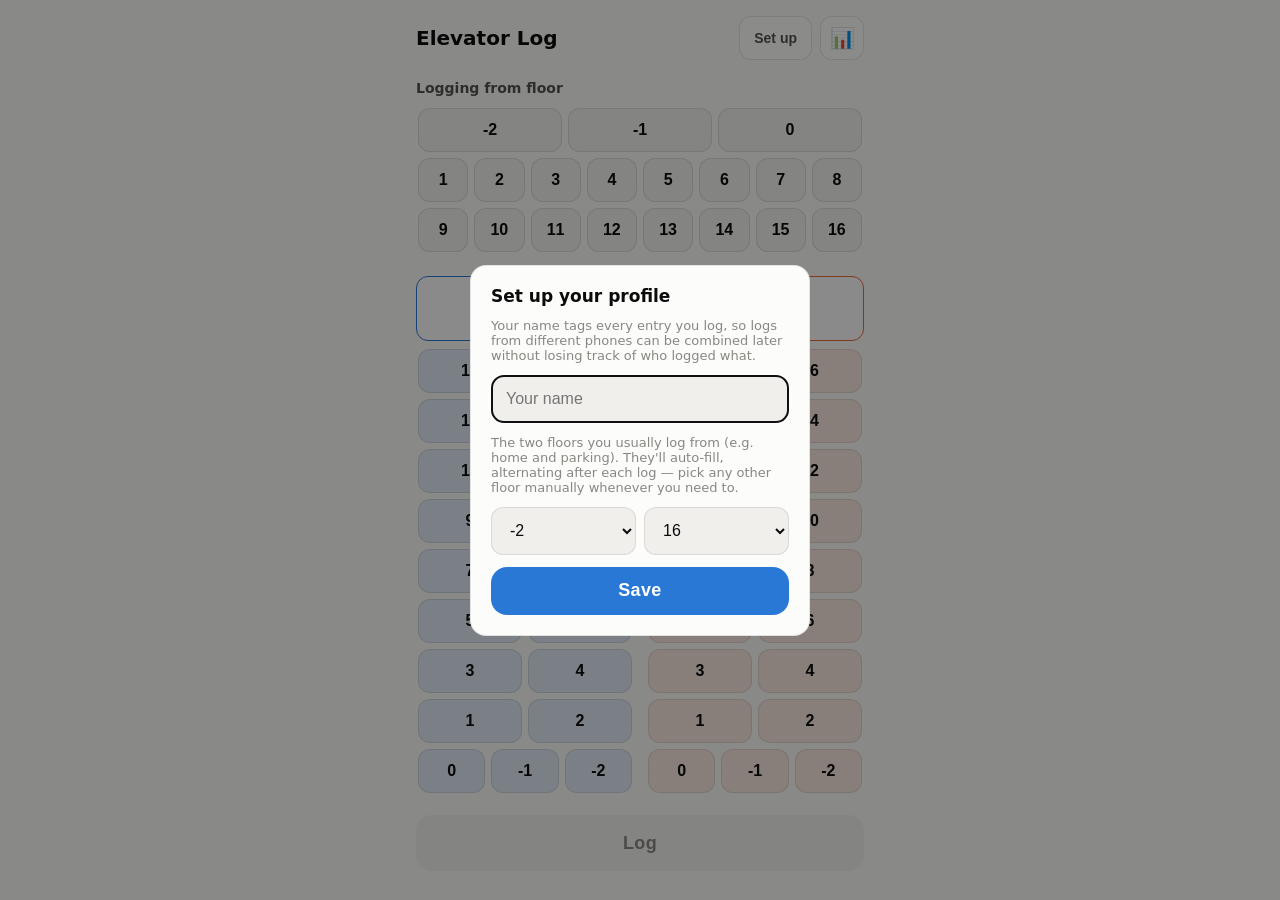
<file: index.html>
<!doctype html>
<html lang="en">
<head>
  <meta charset="utf-8">
  <meta name="viewport" content="width=device-width, initial-scale=1, viewport-fit=cover">
  <meta name="theme-color" content="#2a78d6">
  <title>Elevator Log</title>
  <link rel="manifest" href="manifest.json">
  <link rel="apple-touch-icon" href="icons/icon-192.png">
  <link rel="icon" href="icons/icon-192.png">
  <link rel="stylesheet" href="css/style.css">
</head>
<body>
  <div class="page log-page">
    <header class="topbar">
      <h1>Elevator Log</h1>
      <div class="topbar-actions">
        <button class="user-chip" id="userChip" type="button" aria-label="Edit your name and default floors"></button>
        <a class="icon-btn" href="analysis.html" aria-label="Analysis">📊</a>
      </div>
    </header>

    <section class="field-group">
      <div class="field-label"><span>Logging from floor</span></div>
      <div class="floor-picker-grid" id="floorStrip"></div>
    </section>

    <section class="elevator-columns">
      <div class="elevator-col small">
        <div class="elevator-col-header">
          <span class="name">Small</span>
          <span class="current-val" id="valSmall">–</span>
        </div>
        <div class="floor-grid" id="stripSmall"></div>
      </div>
      <div class="elevator-col large">
        <div class="elevator-col-header">
          <span class="name">Large</span>
          <span class="current-val" id="valLarge">–</span>
        </div>
        <div class="floor-grid" id="stripLarge"></div>
      </div>
    </section>

    <button class="log-btn" id="logBtn" disabled>Log</button>
  </div>
  <div class="toast" id="toast" hidden></div>

  <div class="modal-backdrop" id="setupModal" hidden>
    <div class="modal-card">
      <h2>Set up your profile</h2>
      <p class="subtitle">Your name tags every entry you log, so logs from different phones can be combined later without losing track of who logged what.</p>
      <input type="text" id="nameInput" placeholder="Your name" maxlength="40" autocomplete="off">

      <p class="subtitle">The two floors you usually log from (e.g. home and parking). They'll auto-fill, alternating after each log — pick any other floor manually whenever you need to.</p>
      <div class="setup-floor-row">
        <select id="floorASelect" aria-label="First usual floor"></select>
        <select id="floorBSelect" aria-label="Second usual floor"></select>
      </div>

      <p class="modal-error" id="setupError" hidden>Enter a name and pick two different floors.</p>
      <button class="log-btn" id="setupSaveBtn" type="button">Save</button>
    </div>
  </div>

  <script src="js/db.js"></script>
  <script src="js/app.js"></script>
</body>
</html>
</file>
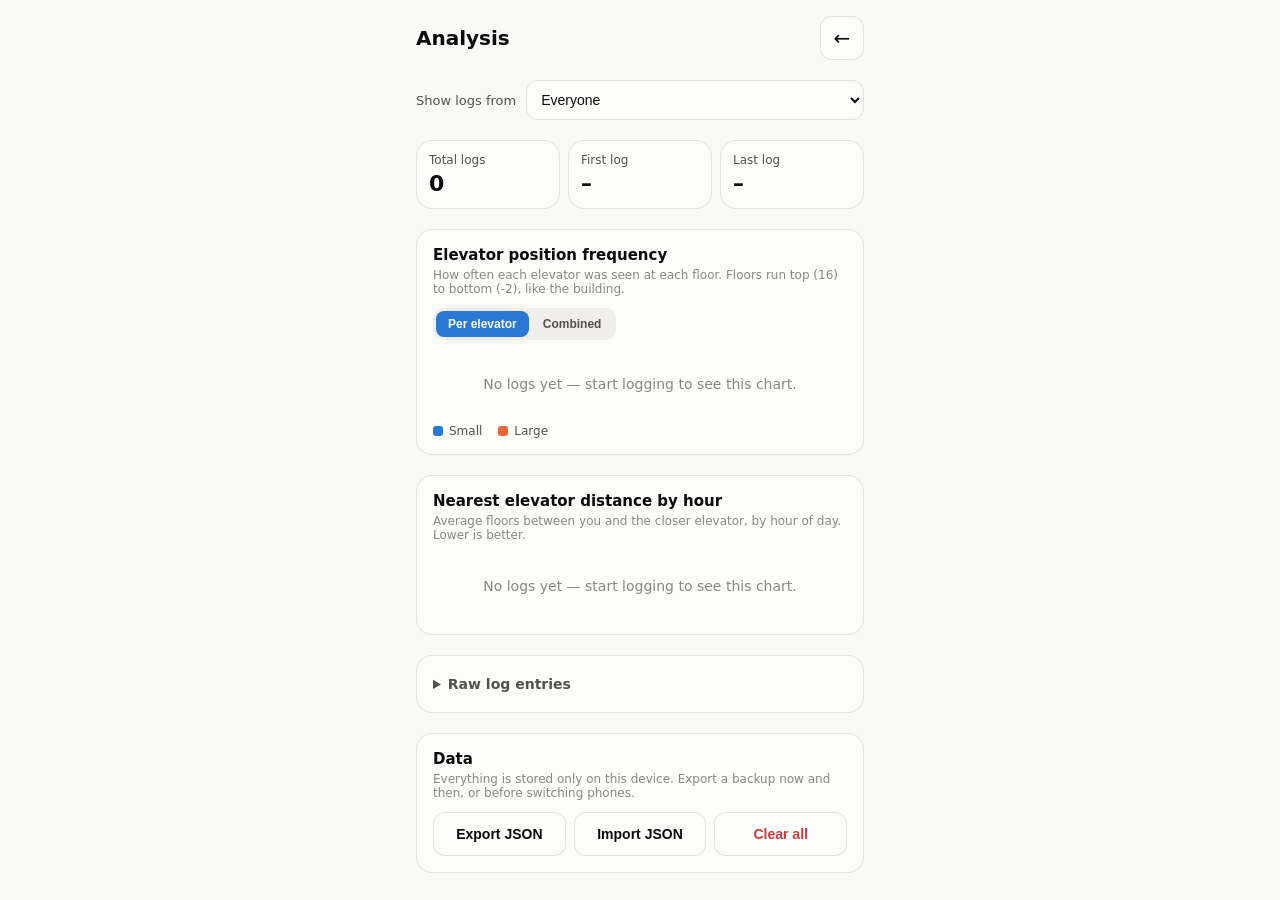
<file: analysis.html>
<!doctype html>
<html lang="en">
<head>
  <meta charset="utf-8">
  <meta name="viewport" content="width=device-width, initial-scale=1, viewport-fit=cover">
  <meta name="theme-color" content="#2a78d6">
  <title>Elevator Log — Analysis</title>
  <link rel="manifest" href="manifest.json">
  <link rel="apple-touch-icon" href="icons/icon-192.png">
  <link rel="icon" href="icons/icon-192.png">
  <link rel="stylesheet" href="css/style.css">
</head>
<body>
  <div class="page">
    <header class="topbar">
      <h1>Analysis</h1>
      <a class="icon-btn" href="index.html" aria-label="Back to log">←</a>
    </header>

    <section class="filter-row" id="userFilterRow">
      <label for="userFilter">Show logs from</label>
      <select id="userFilter"></select>
    </section>

    <section class="stat-row">
      <div class="stat-tile">
        <div class="label">Total logs</div>
        <div class="value" id="statTotal">–</div>
      </div>
      <div class="stat-tile">
        <div class="label">First log</div>
        <div class="value" id="statFirst">–</div>
      </div>
      <div class="stat-tile">
        <div class="label">Last log</div>
        <div class="value" id="statLast">–</div>
      </div>
    </section>

    <section class="card">
      <h2>Elevator position frequency</h2>
      <p class="subtitle">How often each elevator was seen at each floor. Floors run top (16) to bottom (-2), like the building.</p>
      <div class="segmented" id="freqModeToggle" role="group" aria-label="Frequency view">
        <button type="button" class="segmented-btn is-active" id="freqModePerElevator" data-mode="perElevator" aria-pressed="true">Per elevator</button>
        <button type="button" class="segmented-btn" id="freqModeAggregated" data-mode="aggregated" aria-pressed="false">Combined</button>
      </div>
      <div id="freqChart"></div>
      <div class="empty-state" id="freqEmpty" hidden>No logs yet — start logging to see this chart.</div>
      <div class="legend" id="freqLegend">
        <span class="legend-item"><span class="legend-swatch" style="background:var(--series-a)"></span>Small</span>
        <span class="legend-item"><span class="legend-swatch" style="background:var(--series-b)"></span>Large</span>
      </div>
    </section>

    <section class="card">
      <h2>Nearest elevator distance by hour</h2>
      <p class="subtitle">Average floors between you and the closer elevator, by hour of day. Lower is better.</p>
      <div id="hourChart"></div>
      <div class="empty-state" id="hourEmpty" hidden>No logs yet — start logging to see this chart.</div>
    </section>

    <section class="card">
      <details class="table-details">
        <summary>Raw log entries</summary>
        <div class="table-scroll">
          <table class="log-table">
            <thead>
              <tr><th>When</th><th>By</th><th>Floor</th><th>Small</th><th>Large</th><th></th></tr>
            </thead>
            <tbody id="logTableBody"></tbody>
          </table>
        </div>
        <div class="empty-state" id="tableEmpty" hidden>No logs yet.</div>
      </details>
    </section>

    <section class="card">
      <h2>Data</h2>
      <p class="subtitle">Everything is stored only on this device. Export a backup now and then, or before switching phones.</p>
      <div class="actions-row">
        <button class="btn-secondary" id="exportBtn">Export JSON</button>
        <button class="btn-secondary" id="importBtn">Import JSON</button>
        <button class="btn-secondary" id="clearBtn" style="color:var(--danger)">Clear all</button>
      </div>
      <input type="file" id="importInput" accept="application/json" hidden>
    </section>
  </div>

  <script src="js/db.js"></script>
  <script src="js/charts.js"></script>
  <script src="js/analysis.js"></script>
</body>
</html>
</file>
<file: css/style.css>
:root {
  color-scheme: light;
  --page: #f9f9f7;
  --surface: #fcfcfb;
  --text-primary: #0b0b0b;
  --text-secondary: #52514e;
  --text-muted: #898781;
  --gridline: #e1e0d9;
  --baseline: #c3c2b7;
  --border: rgba(11, 11, 11, 0.10);
  --accent: #2a78d6;
  --accent-ink: #ffffff;
  --series-a: #2a78d6;
  --series-b: #eb6834;
  --tint-a: rgba(42, 120, 214, 0.12);
  --tint-b: rgba(235, 104, 52, 0.12);
  --danger: #d03b3b;
  --chip-bg: #f0efec;
}

@media (prefers-color-scheme: dark) {
  :root {
    color-scheme: dark;
    --page: #0d0d0d;
    --surface: #1a1a19;
    --text-primary: #ffffff;
    --text-secondary: #c3c2b7;
    --text-muted: #898781;
    --gridline: #2c2c2a;
    --baseline: #383835;
    --border: rgba(255, 255, 255, 0.10);
    --accent: #3987e5;
    --accent-ink: #ffffff;
    --series-a: #3987e5;
    --series-b: #d95926;
    --tint-a: rgba(57, 135, 229, 0.18);
    --tint-b: rgba(217, 89, 38, 0.20);
    --danger: #e66767;
    --chip-bg: #242423;
  }
}

* { box-sizing: border-box; }

html, body {
  margin: 0;
  padding: 0;
  background: var(--page);
  color: var(--text-primary);
  font-family: system-ui, -apple-system, "Segoe UI", sans-serif;
  -webkit-tap-highlight-color: transparent;
}

body {
  min-height: 100vh;
  padding-bottom: env(safe-area-inset-bottom, 0);
}

a { color: inherit; }

.page {
  max-width: 480px;
  margin: 0 auto;
  padding: 16px 16px 24px;
  display: flex;
  flex-direction: column;
  gap: 20px;
}

.topbar {
  display: flex;
  align-items: center;
  justify-content: space-between;
  padding-top: env(safe-area-inset-top, 0);
}

.topbar h1 {
  font-size: 20px;
  margin: 0;
}

.icon-btn {
  display: inline-flex;
  align-items: center;
  justify-content: center;
  width: 44px;
  height: 44px;
  border-radius: 12px;
  background: var(--surface);
  border: 1px solid var(--border);
  text-decoration: none;
  font-size: 20px;
}

.topbar-actions {
  display: flex;
  align-items: center;
  gap: 8px;
}

.user-chip {
  height: 44px;
  padding: 0 14px;
  border-radius: 12px;
  background: var(--surface);
  border: 1px solid var(--border);
  color: var(--text-secondary);
  font-size: 14px;
  font-weight: 600;
  max-width: 120px;
  overflow: hidden;
  text-overflow: ellipsis;
  white-space: nowrap;
}

.modal-backdrop {
  position: fixed;
  inset: 0;
  background: rgba(0, 0, 0, 0.45);
  display: flex;
  align-items: center;
  justify-content: center;
  padding: 24px;
  z-index: 20;
}

.modal-backdrop[hidden] {
  display: none;
}

.modal-card {
  width: 100%;
  max-width: 340px;
  background: var(--surface);
  border: 1px solid var(--border);
  border-radius: 16px;
  padding: 20px;
  display: flex;
  flex-direction: column;
  gap: 12px;
}

.modal-card h2 {
  margin: 0;
  font-size: 17px;
}

.modal-card .subtitle {
  margin: 0;
  font-size: 13px;
  color: var(--text-muted);
}

.modal-card input,
.modal-card select {
  height: 48px;
  border-radius: 12px;
  border: 1px solid var(--border);
  background: var(--chip-bg);
  color: var(--text-primary);
  font-size: 16px;
  padding: 0 14px;
}

.setup-floor-row {
  display: flex;
  gap: 8px;
}

.setup-floor-row select {
  flex: 1;
  min-width: 0;
}

.modal-error {
  margin: 0;
  font-size: 13px;
  color: var(--danger);
}

.modal-card .log-btn {
  position: static;
  height: 48px;
}

.field-group {
  display: flex;
  flex-direction: column;
  gap: 8px;
}

.field-label {
  display: flex;
  align-items: center;
  justify-content: space-between;
  font-size: 14px;
  font-weight: 600;
  color: var(--text-secondary);
}

.current-val {
  font-size: 20px;
  font-weight: 700;
  color: var(--text-primary);
  min-width: 28px;
  text-align: right;
}

.floor-picker-grid {
  display: grid;
  grid-template-columns: repeat(24, 1fr);
  gap: 6px;
  padding: 4px 2px;
}

.floor-picker-grid .chip {
  min-width: 0;
  height: 44px;
  padding: 0 4px;
}

.fp-span-8 { grid-column: span 8; }
.fp-span-3 { grid-column: span 3; }

.elevator-columns {
  display: flex;
  gap: 12px;
}

.elevator-col {
  flex: 1;
  min-width: 0;
  display: flex;
  flex-direction: column;
  align-items: stretch;
  gap: 6px;
}

.elevator-col-header {
  display: flex;
  flex-direction: column;
  align-items: center;
  gap: 2px;
  padding: 8px 0;
  background: var(--surface);
  border: 1px solid var(--border);
  border-radius: 12px;
}

.elevator-col-header .name {
  font-size: 13px;
  font-weight: 600;
  color: var(--text-secondary);
}

.elevator-col-header .current-val {
  font-size: 26px;
  text-align: center;
}

.elevator-col.small .elevator-col-header { border-color: var(--series-a); }
.elevator-col.large .elevator-col-header { border-color: var(--series-b); }

.elevator-col.small .floor-grid .chip { background: var(--tint-a); }
.elevator-col.large .floor-grid .chip { background: var(--tint-b); }

.elevator-col.small .floor-grid .chip.selected {
  background: var(--series-a);
  border-color: var(--series-a);
  color: var(--accent-ink);
}
.elevator-col.large .floor-grid .chip.selected {
  background: var(--series-b);
  border-color: var(--series-b);
  color: var(--accent-ink);
}

.floor-grid {
  display: grid;
  grid-template-columns: repeat(6, 1fr);
  gap: 6px;
  padding: 2px;
}

.floor-grid .chip {
  min-width: 0;
  height: 44px;
}

.chip-span-3 { grid-column: span 3; }
.chip-span-2 { grid-column: span 2; }

.chip {
  flex: 0 0 auto;
  scroll-snap-align: center;
  min-width: 44px;
  height: 44px;
  padding: 0 10px;
  border-radius: 12px;
  border: 1px solid var(--border);
  background: var(--chip-bg);
  color: var(--text-primary);
  font-size: 16px;
  font-weight: 600;
  display: flex;
  align-items: center;
  justify-content: center;
  position: relative;
}

.chip.marked::after {
  content: '';
  position: absolute;
  bottom: 5px;
  left: 50%;
  transform: translateX(-50%);
  width: 4px;
  height: 4px;
  border-radius: 50%;
  background: var(--text-muted);
}

.chip.selected {
  background: var(--accent);
  color: var(--accent-ink);
  border-color: var(--accent);
}

.chip.selected.marked::after {
  background: var(--accent-ink);
}

.log-btn {
  position: sticky;
  bottom: 16px;
  width: 100%;
  height: 56px;
  border-radius: 16px;
  border: none;
  background: var(--accent);
  color: var(--accent-ink);
  font-size: 18px;
  font-weight: 700;
  letter-spacing: 0.02em;
}

.log-btn:disabled {
  background: var(--chip-bg);
  color: var(--text-muted);
}

.toast {
  position: fixed;
  left: 50%;
  bottom: 90px;
  transform: translateX(-50%);
  background: var(--text-primary);
  color: var(--page);
  padding: 10px 18px;
  border-radius: 12px;
  font-size: 14px;
  font-weight: 600;
  opacity: 0;
  transition: opacity 0.2s ease;
  pointer-events: none;
  white-space: nowrap;
}

.toast.show { opacity: 1; }

.card {
  background: var(--surface);
  border: 1px solid var(--border);
  border-radius: 16px;
  padding: 16px;
}

.card h2 {
  font-size: 15px;
  margin: 0 0 4px;
}

.card .subtitle {
  font-size: 12px;
  color: var(--text-muted);
  margin: 0 0 12px;
}

.filter-row {
  display: flex;
  align-items: center;
  gap: 10px;
  font-size: 13px;
  color: var(--text-secondary);
}

.filter-row select {
  flex: 1;
  height: 40px;
  border-radius: 12px;
  border: 1px solid var(--border);
  background: var(--surface);
  color: var(--text-primary);
  font-size: 14px;
  padding: 0 10px;
}

.stat-row {
  display: grid;
  grid-template-columns: repeat(3, 1fr);
  gap: 8px;
}

.stat-tile {
  background: var(--surface);
  border: 1px solid var(--border);
  border-radius: 16px;
  padding: 12px;
  display: flex;
  flex-direction: column;
  gap: 4px;
}

.stat-tile .label {
  font-size: 12px;
  color: var(--text-secondary);
}

.stat-tile .value {
  font-size: 22px;
  font-weight: 700;
}

.segmented {
  display: inline-flex;
  background: var(--chip-bg);
  border-radius: 10px;
  padding: 3px;
  gap: 2px;
  margin-bottom: 12px;
}

.segmented-btn {
  border: none;
  background: transparent;
  color: var(--text-secondary);
  font-size: 12px;
  font-weight: 600;
  padding: 6px 12px;
  border-radius: 8px;
}

.segmented-btn.is-active {
  background: var(--accent);
  color: var(--accent-ink);
}

.legend {
  display: flex;
  gap: 16px;
  font-size: 12px;
  color: var(--text-secondary);
  margin-top: 8px;
}

.legend-item {
  display: flex;
  align-items: center;
  gap: 6px;
}

.legend-swatch {
  width: 10px;
  height: 10px;
  border-radius: 3px;
}

.empty-state {
  text-align: center;
  color: var(--text-muted);
  font-size: 14px;
  padding: 24px 8px;
}

table.log-table {
  width: 100%;
  border-collapse: collapse;
  font-size: 13px;
}

table.log-table th, table.log-table td {
  text-align: left;
  padding: 6px 8px;
  border-bottom: 1px solid var(--gridline);
  font-variant-numeric: tabular-nums;
}

table.log-table th {
  color: var(--text-muted);
  font-weight: 600;
}

.row-action {
  background: none;
  border: none;
  font-size: 15px;
  padding: 4px 6px;
}

.row-delete {
  color: var(--danger);
}

.row-edit-input {
  width: 44px;
  height: 30px;
  border-radius: 8px;
  border: 1px solid var(--border);
  background: var(--chip-bg);
  color: var(--text-primary);
  font-size: 13px;
  text-align: center;
  font-variant-numeric: tabular-nums;
}

.actions-row {
  display: flex;
  gap: 8px;
}

.btn-secondary {
  flex: 1;
  height: 44px;
  border-radius: 12px;
  border: 1px solid var(--border);
  background: var(--surface);
  color: var(--text-primary);
  font-size: 14px;
  font-weight: 600;
}

details.table-details summary {
  cursor: pointer;
  font-weight: 600;
  font-size: 14px;
  color: var(--text-secondary);
  padding: 4px 0;
}

.table-scroll {
  overflow-x: auto;
  margin-top: 8px;
}

.tooltip-layer {
  position: relative;
}

.chart-tooltip {
  position: absolute;
  background: var(--text-primary);
  color: var(--page);
  font-size: 12px;
  padding: 6px 8px;
  border-radius: 8px;
  pointer-events: none;
  white-space: nowrap;
  transform: translate(-50%, -100%);
  opacity: 0;
  transition: opacity 0.1s ease;
  z-index: 5;
}

.chart-tooltip.show { opacity: 1; }

.chart-tooltip .tt-value { font-weight: 700; }
</file>
